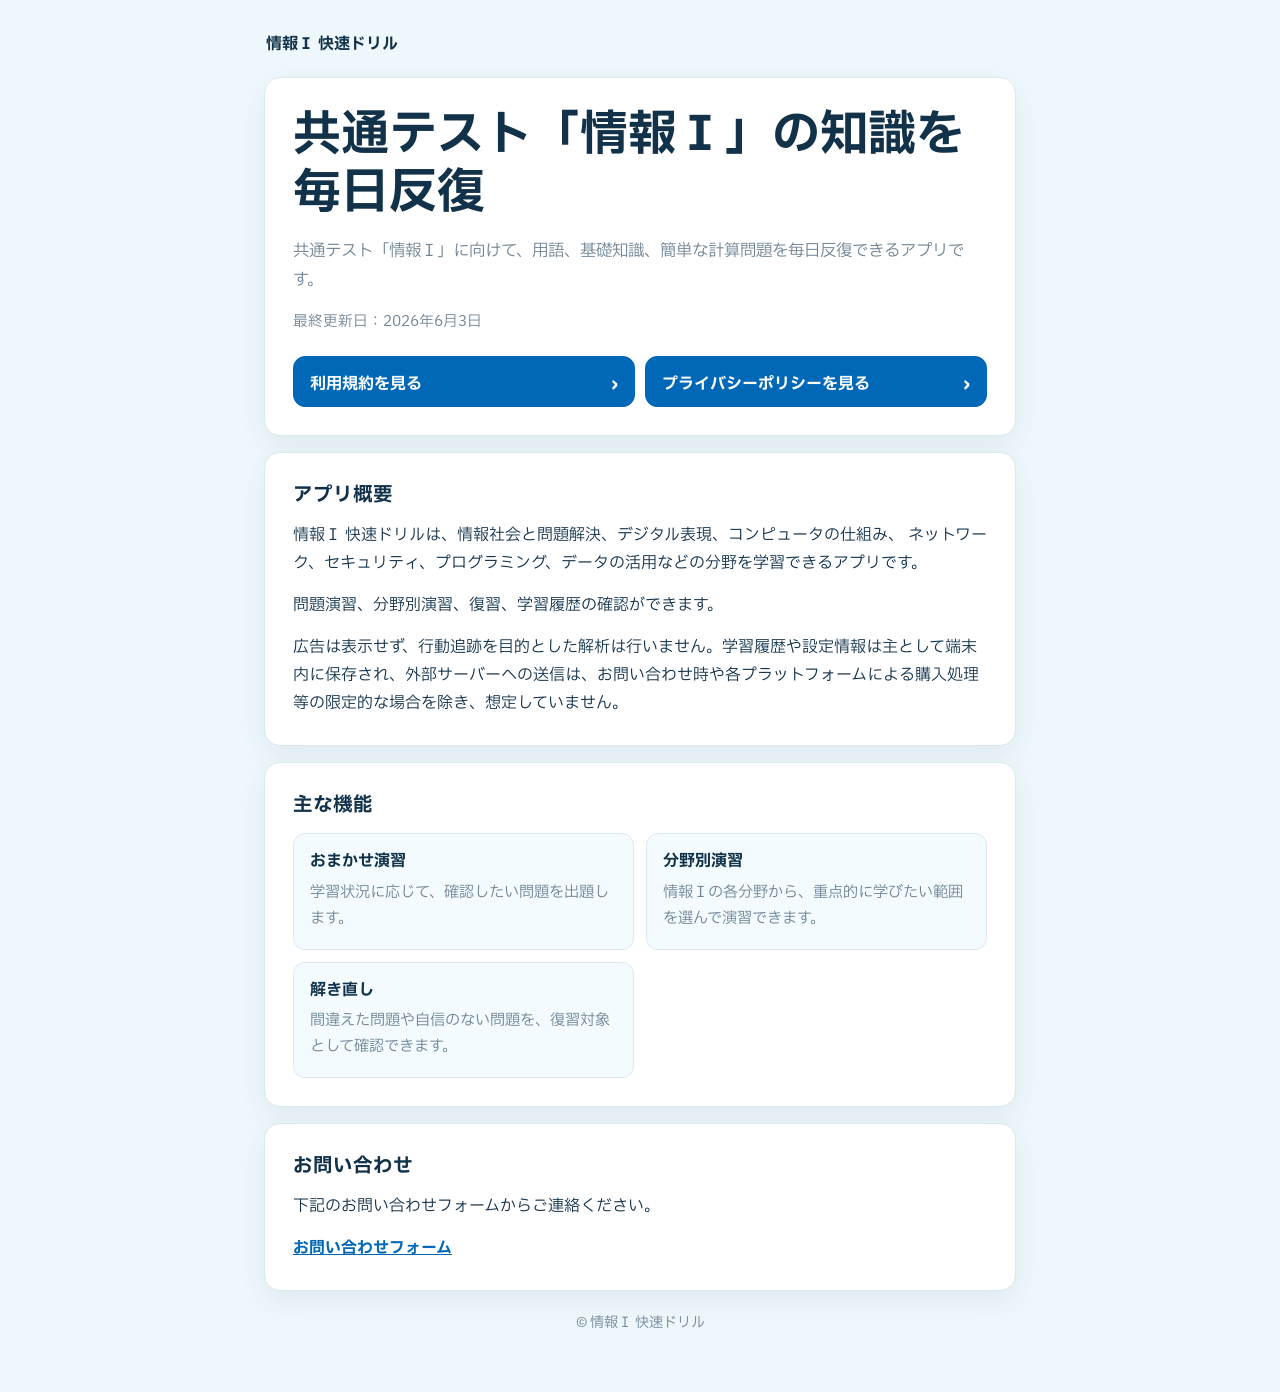
<file: docs/index.html>
<!doctype html>
<html lang="ja">
  <head>
    <meta charset="utf-8">
    <meta name="viewport" content="width=device-width, initial-scale=1">
    <title>情報Ⅰ 快速ドリル 公式ページ</title>
    <meta
      name="description"
      content="情報Ⅰ 快速ドリルの公式ページです。利用規約、プライバシーポリシー、お問い合わせフォームを掲載しています。"
    >
    <link rel="stylesheet" href="style.css">
  </head>
  <body>
    <div class="page">
      <header class="site-header">
        <a class="brand" href="index.html" aria-label="情報Ⅰ 快速ドリル トップページ">
          <span>情報Ⅰ 快速ドリル</span>
        </a>
      </header>

      <main>
        <section class="card hero">
          <h1 class="site-title">共通テスト「情報Ⅰ」の知識を毎日反復</h1>
          <p class="lead">
            共通テスト「情報Ⅰ」に向けて、用語、基礎知識、簡単な計算問題を毎日反復できるアプリです。
          </p>
          <p class="updated">最終更新日：2026年6月3日</p>
          <div class="actions" aria-label="主要リンク">
            <a class="button primary" href="terms.html">利用規約を見る</a>
            <a class="button primary" href="privacy.html">プライバシーポリシーを見る</a>
          </div>
        </section>

        <section class="card">
          <h2>アプリ概要</h2>
          <p>
            情報Ⅰ 快速ドリルは、情報社会と問題解決、デジタル表現、コンピュータの仕組み、
            ネットワーク、セキュリティ、プログラミング、データの活用などの分野を学習できるアプリです。
          </p>
          <p>
            問題演習、分野別演習、復習、学習履歴の確認ができます。
          </p>
          <p>
            広告は表示せず、行動追跡を目的とした解析は行いません。学習履歴や設定情報は主として端末内に保存され、外部サーバーへの送信は、お問い合わせ時や各プラットフォームによる購入処理等の限定的な場合を除き、想定していません。
          </p>
        </section>

        <section class="card">
          <h2>主な機能</h2>
          <div class="feature-grid">
            <div class="feature">
              <h3>おまかせ演習</h3>
              <p>学習状況に応じて、確認したい問題を出題します。</p>
            </div>
            <div class="feature">
              <h3>分野別演習</h3>
              <p>情報Ⅰの各分野から、重点的に学びたい範囲を選んで演習できます。</p>
            </div>
            <div class="feature">
              <h3>解き直し</h3>
              <p>間違えた問題や自信のない問題を、復習対象として確認できます。</p>
            </div>
          </div>
        </section>

        <section class="card">
          <h2>お問い合わせ</h2>
          <p>
            下記のお問い合わせフォームからご連絡ください。
          </p>
          <p>
            <a
              class="contact-address"
              href="https://docs.google.com/forms/d/e/1FAIpQLSdlcGhn2As6v8Fosdggeu8mDwcjxlFUGOjoGZLN4vrMBEiKrQ/viewform?pli=1"
              target="_blank"
              rel="noopener noreferrer"
            >
              お問い合わせフォーム
            </a>
          </p>
        </section>
      </main>

      <footer class="site-footer">
        <p>&copy; 情報Ⅰ 快速ドリル</p>
      </footer>
    </div>
  </body>
</html>
</file>
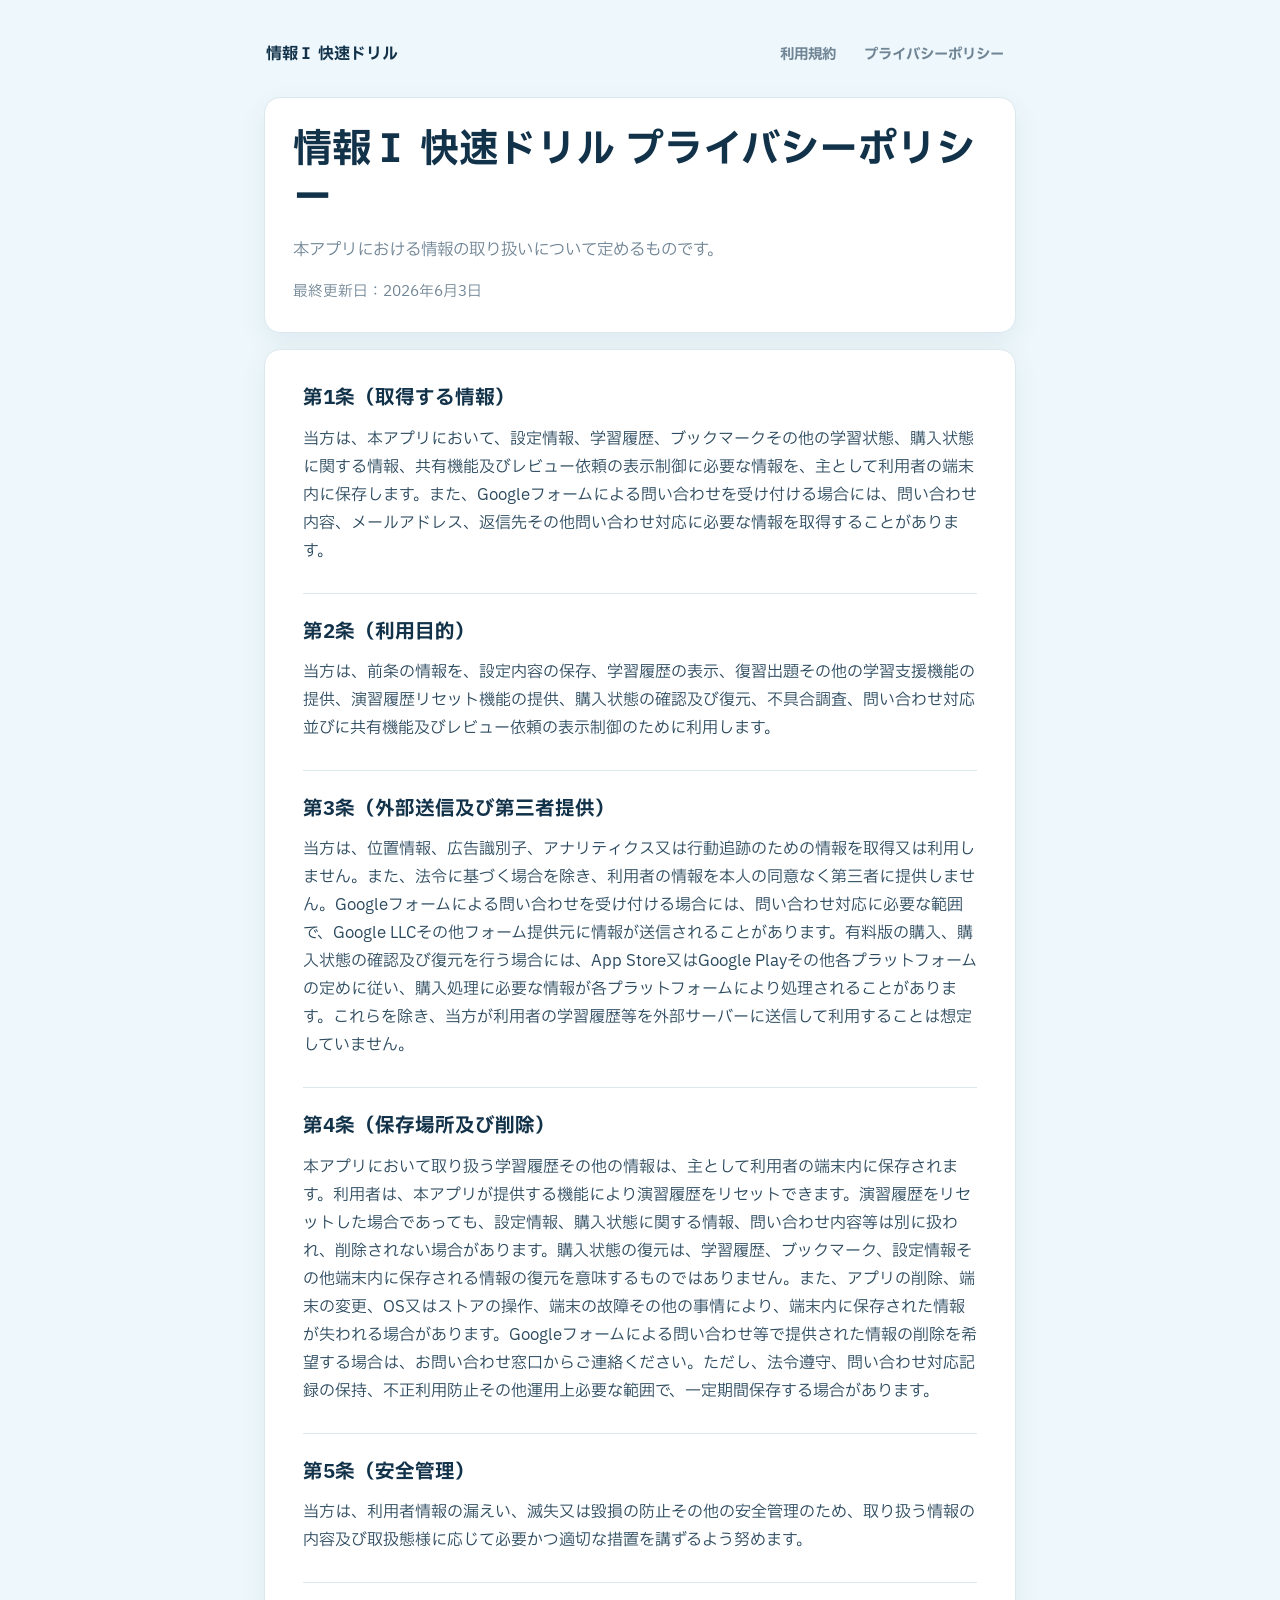
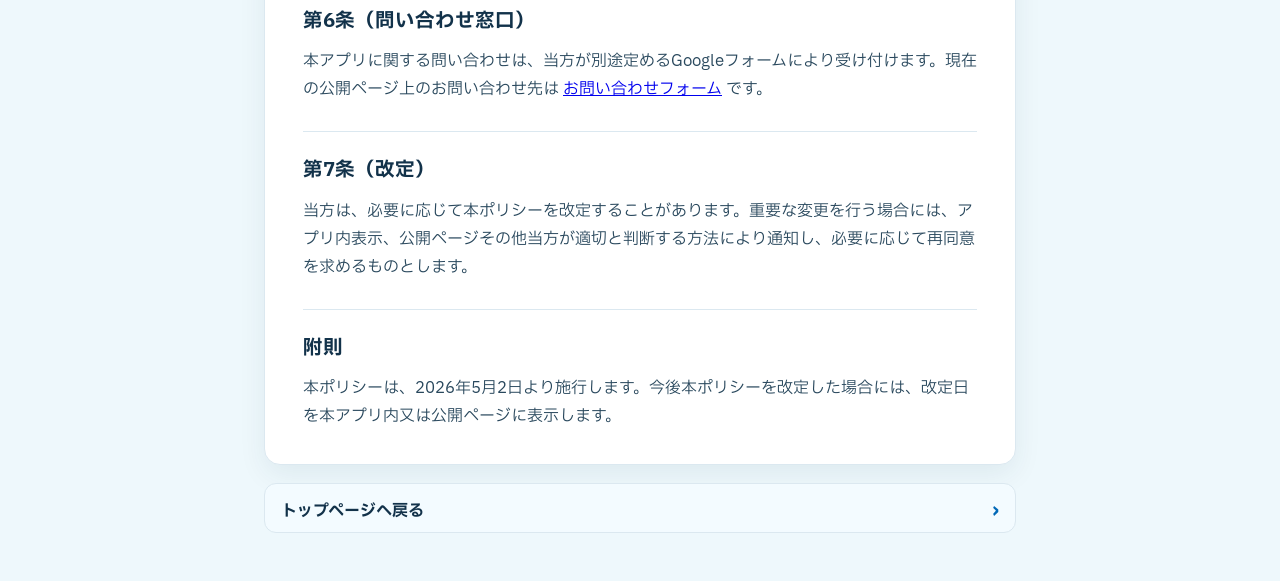
<file: docs/privacy.html>
<!doctype html>
<html lang="ja">
  <head>
    <meta charset="utf-8">
    <meta name="viewport" content="width=device-width, initial-scale=1">
    <title>情報Ⅰ 快速ドリル プライバシーポリシー</title>
    <meta name="description" content="情報Ⅰ 快速ドリルのプライバシーポリシーです。">
    <link rel="stylesheet" href="style.css">
  </head>
  <body>
    <div class="page document">
      <header class="site-header">
        <a class="brand" href="index.html" aria-label="情報Ⅰ 快速ドリル トップページ">
          <span>情報Ⅰ 快速ドリル</span>
        </a>
        <nav class="header-nav" aria-label="公式情報">
          <a href="terms.html">利用規約</a>
          <a href="privacy.html">プライバシーポリシー</a>
        </nav>
      </header>

      <main>
        <section class="card hero">
          <h1 class="site-title document-title">情報Ⅰ 快速ドリル プライバシーポリシー</h1>
          <p class="lead">本アプリにおける情報の取り扱いについて定めるものです。</p>
          <p class="updated">最終更新日：2026年6月3日</p>
        </section>

        <article class="card">
          <h2>第1条（取得する情報）</h2>
          <p>当方は、本アプリにおいて、設定情報、学習履歴、ブックマークその他の学習状態、購入状態に関する情報、共有機能及びレビュー依頼の表示制御に必要な情報を、主として利用者の端末内に保存します。また、Googleフォームによる問い合わせを受け付ける場合には、問い合わせ内容、メールアドレス、返信先その他問い合わせ対応に必要な情報を取得することがあります。</p>

          <h2>第2条（利用目的）</h2>
          <p>当方は、前条の情報を、設定内容の保存、学習履歴の表示、復習出題その他の学習支援機能の提供、演習履歴リセット機能の提供、購入状態の確認及び復元、不具合調査、問い合わせ対応並びに共有機能及びレビュー依頼の表示制御のために利用します。</p>

          <h2>第3条（外部送信及び第三者提供）</h2>
          <p>当方は、位置情報、広告識別子、アナリティクス又は行動追跡のための情報を取得又は利用しません。また、法令に基づく場合を除き、利用者の情報を本人の同意なく第三者に提供しません。Googleフォームによる問い合わせを受け付ける場合には、問い合わせ対応に必要な範囲で、Google LLCその他フォーム提供元に情報が送信されることがあります。有料版の購入、購入状態の確認及び復元を行う場合には、App Store又はGoogle Playその他各プラットフォームの定めに従い、購入処理に必要な情報が各プラットフォームにより処理されることがあります。これらを除き、当方が利用者の学習履歴等を外部サーバーに送信して利用することは想定していません。</p>

          <h2>第4条（保存場所及び削除）</h2>
          <p>本アプリにおいて取り扱う学習履歴その他の情報は、主として利用者の端末内に保存されます。利用者は、本アプリが提供する機能により演習履歴をリセットできます。演習履歴をリセットした場合であっても、設定情報、購入状態に関する情報、問い合わせ内容等は別に扱われ、削除されない場合があります。購入状態の復元は、学習履歴、ブックマーク、設定情報その他端末内に保存される情報の復元を意味するものではありません。また、アプリの削除、端末の変更、OS又はストアの操作、端末の故障その他の事情により、端末内に保存された情報が失われる場合があります。Googleフォームによる問い合わせ等で提供された情報の削除を希望する場合は、お問い合わせ窓口からご連絡ください。ただし、法令遵守、問い合わせ対応記録の保持、不正利用防止その他運用上必要な範囲で、一定期間保存する場合があります。</p>

          <h2>第5条（安全管理）</h2>
          <p>当方は、利用者情報の漏えい、滅失又は毀損の防止その他の安全管理のため、取り扱う情報の内容及び取扱態様に応じて必要かつ適切な措置を講ずるよう努めます。</p>

          <h2>第6条（問い合わせ窓口）</h2>
          <p>本アプリに関する問い合わせは、当方が別途定めるGoogleフォームにより受け付けます。現在の公開ページ上のお問い合わせ先は <a href="https://docs.google.com/forms/d/e/1FAIpQLSdlcGhn2As6v8Fosdggeu8mDwcjxlFUGOjoGZLN4vrMBEiKrQ/viewform?pli=1" target="_blank" rel="noopener noreferrer">お問い合わせフォーム</a> です。</p>

          <h2>第7条（改定）</h2>
          <p>当方は、必要に応じて本ポリシーを改定することがあります。重要な変更を行う場合には、アプリ内表示、公開ページその他当方が適切と判断する方法により通知し、必要に応じて再同意を求めるものとします。</p>

          <h2>附則</h2>
          <p>本ポリシーは、2026年5月2日より施行します。今後本ポリシーを改定した場合には、改定日を本アプリ内又は公開ページに表示します。</p>
        </article>

        <div class="back-link">
          <a class="button" href="index.html">トップページへ戻る</a>
        </div>
      </main>
    </div>
  </body>
</html>
</file>
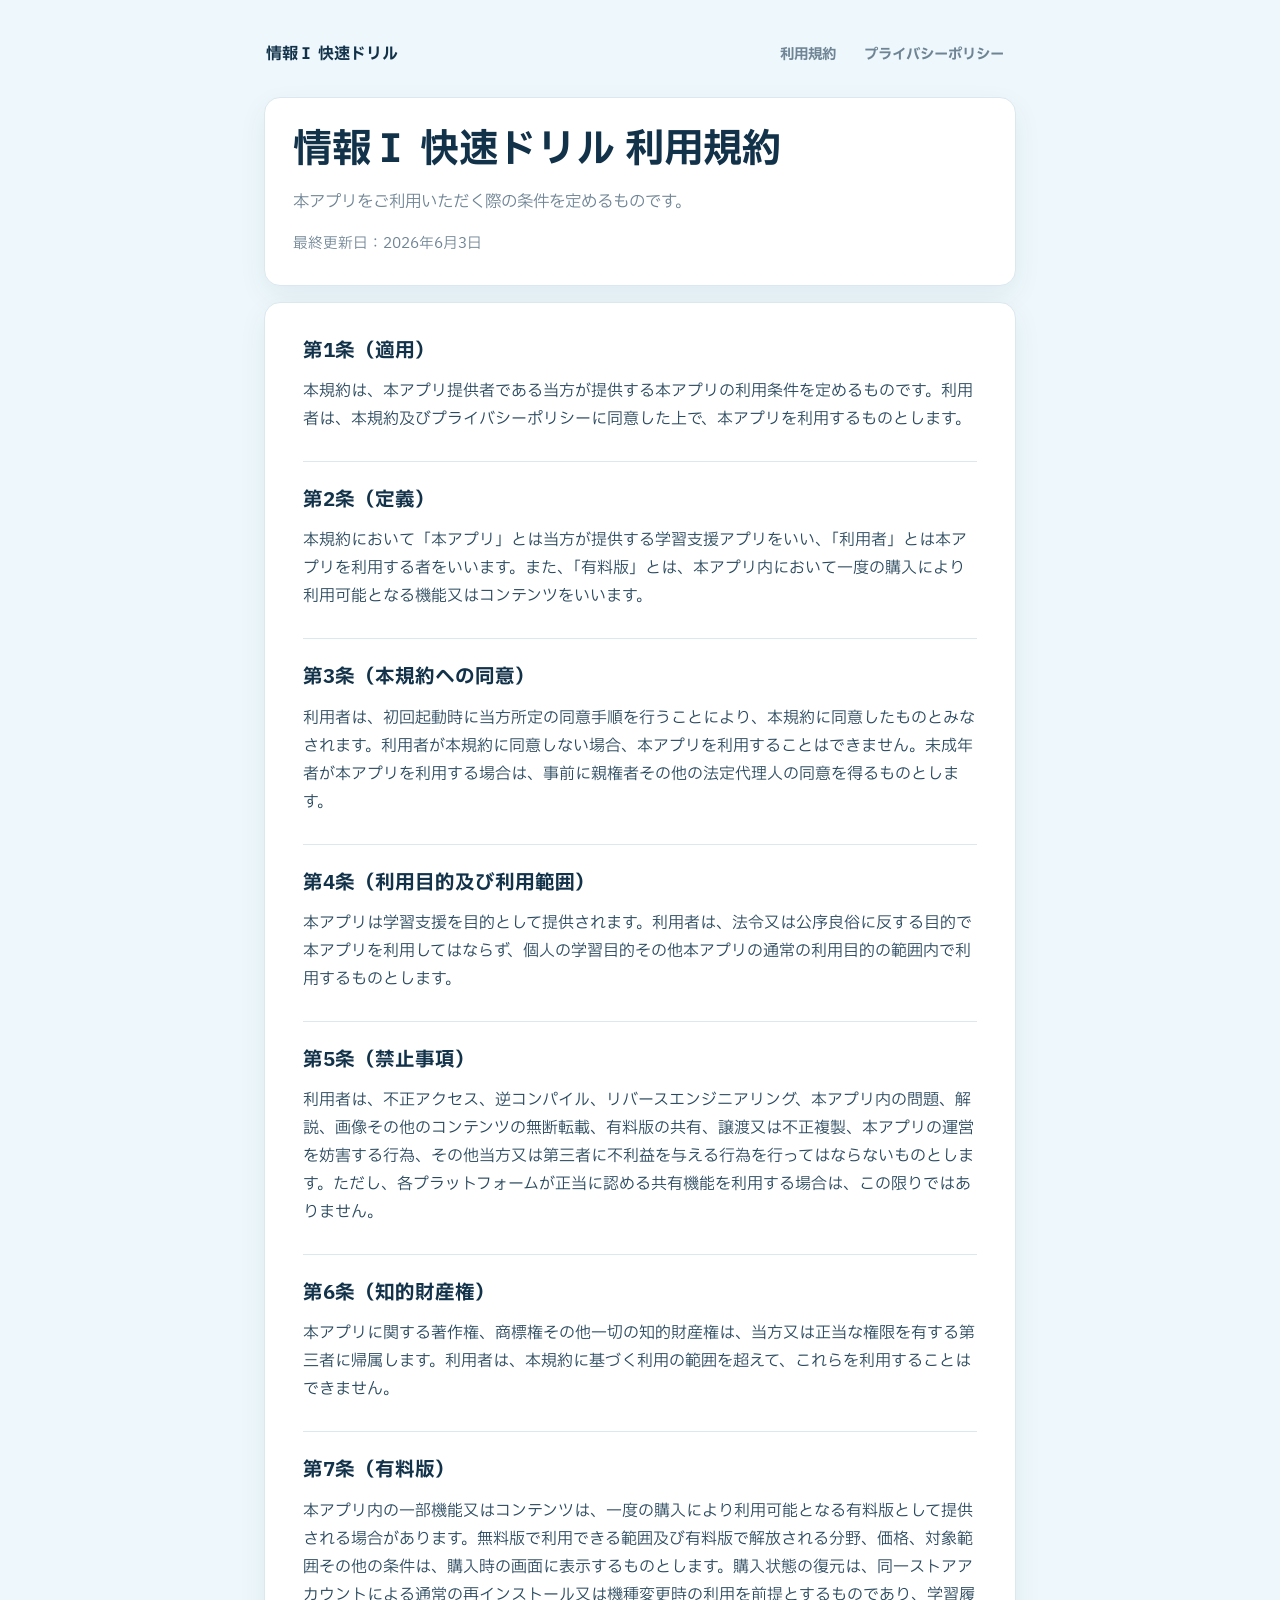
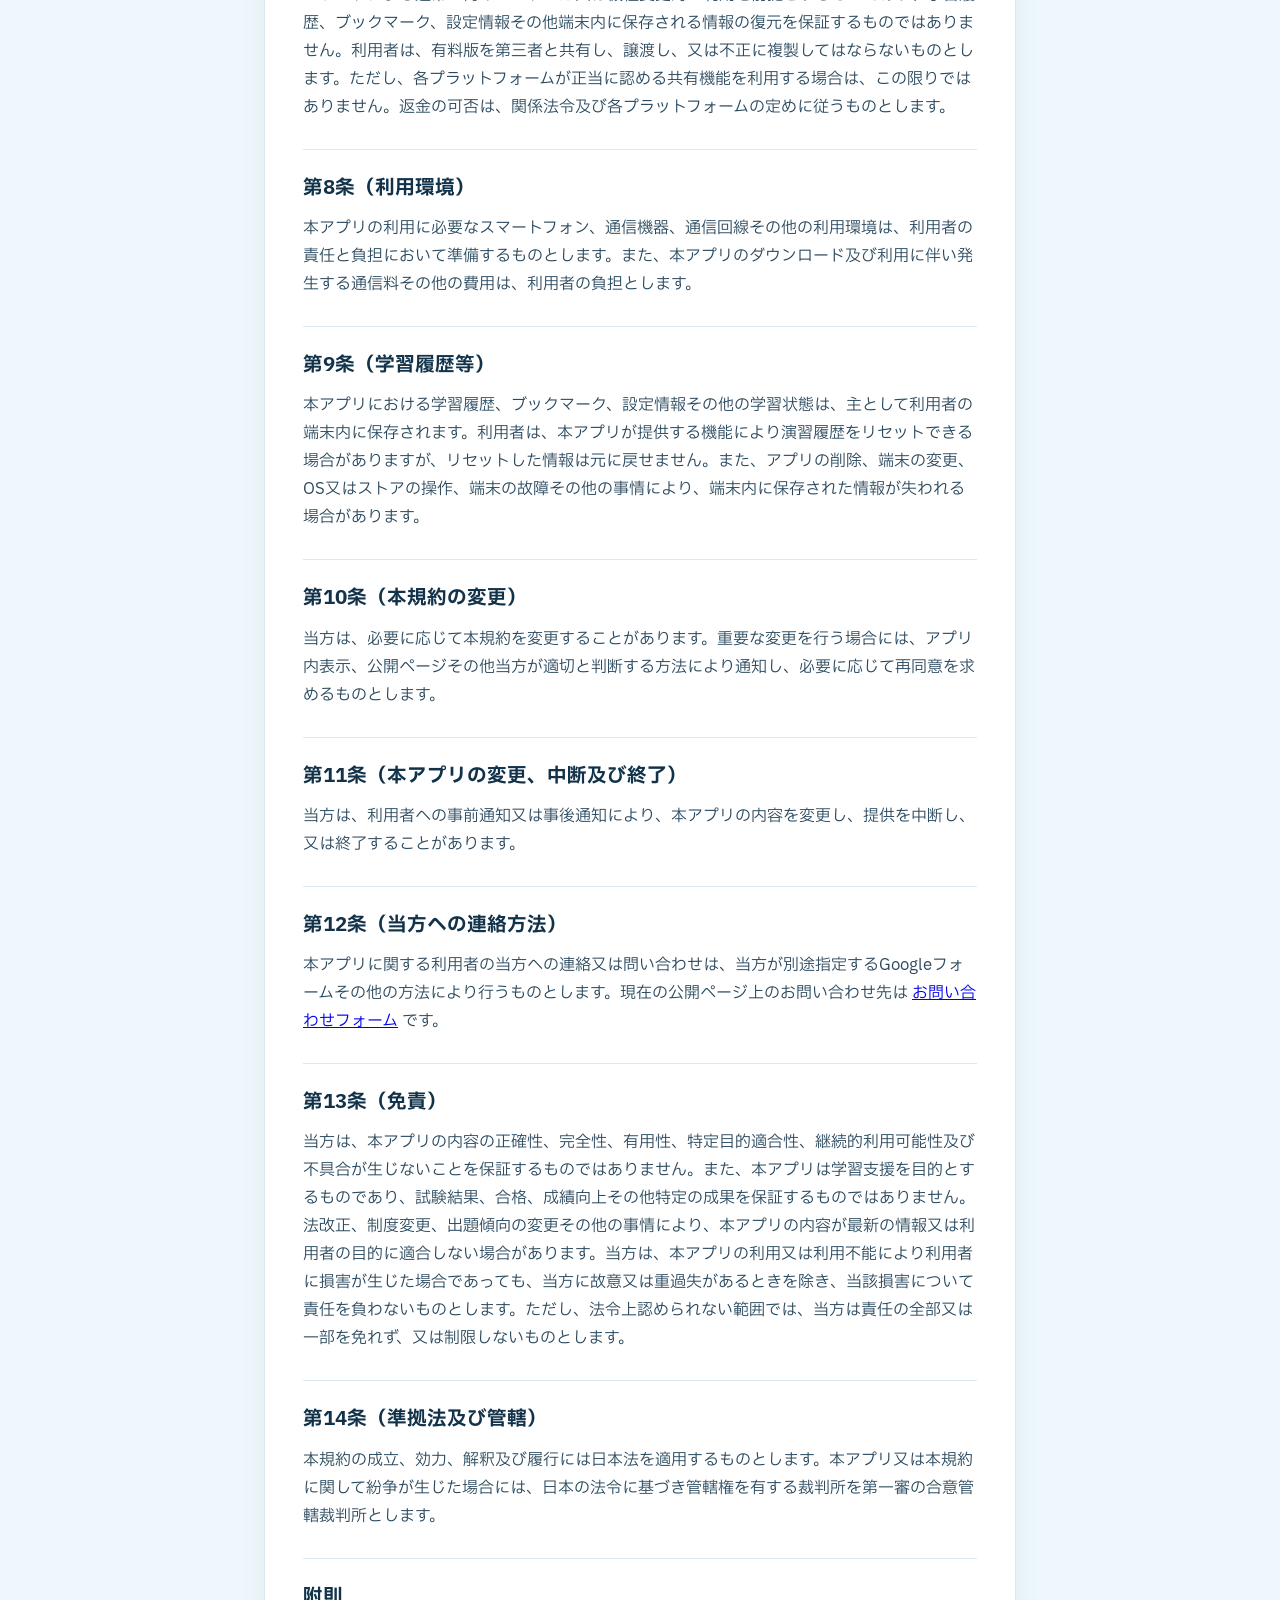
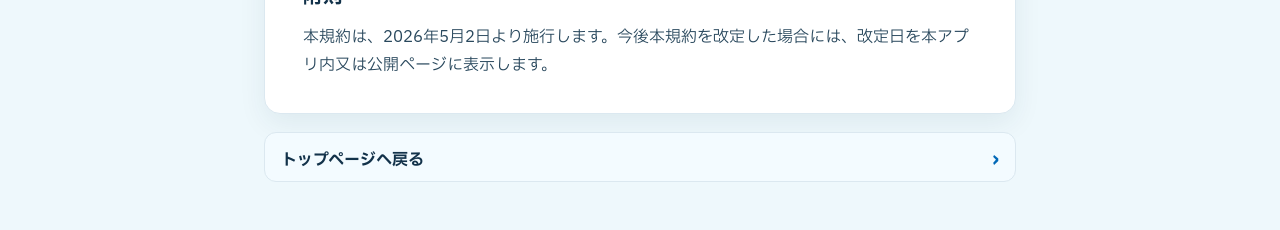
<file: docs/terms.html>
<!doctype html>
<html lang="ja">
  <head>
    <meta charset="utf-8">
    <meta name="viewport" content="width=device-width, initial-scale=1">
    <title>情報Ⅰ 快速ドリル 利用規約</title>
    <meta name="description" content="情報Ⅰ 快速ドリルの利用規約です。">
    <link rel="stylesheet" href="style.css">
  </head>
  <body>
    <div class="page document">
      <header class="site-header">
        <a class="brand" href="index.html" aria-label="情報Ⅰ 快速ドリル トップページ">
          <span>情報Ⅰ 快速ドリル</span>
        </a>
        <nav class="header-nav" aria-label="公式情報">
          <a href="terms.html">利用規約</a>
          <a href="privacy.html">プライバシーポリシー</a>
        </nav>
      </header>

      <main>
        <section class="card hero">
          <h1 class="site-title document-title">情報Ⅰ 快速ドリル 利用規約</h1>
          <p class="lead">本アプリをご利用いただく際の条件を定めるものです。</p>
          <p class="updated">最終更新日：2026年6月3日</p>
        </section>

        <article class="card">
          <h2>第1条（適用）</h2>
          <p>本規約は、本アプリ提供者である当方が提供する本アプリの利用条件を定めるものです。利用者は、本規約及びプライバシーポリシーに同意した上で、本アプリを利用するものとします。</p>

          <h2>第2条（定義）</h2>
          <p>本規約において「本アプリ」とは当方が提供する学習支援アプリをいい、「利用者」とは本アプリを利用する者をいいます。また、「有料版」とは、本アプリ内において一度の購入により利用可能となる機能又はコンテンツをいいます。</p>

          <h2>第3条（本規約への同意）</h2>
          <p>利用者は、初回起動時に当方所定の同意手順を行うことにより、本規約に同意したものとみなされます。利用者が本規約に同意しない場合、本アプリを利用することはできません。未成年者が本アプリを利用する場合は、事前に親権者その他の法定代理人の同意を得るものとします。</p>

          <h2>第4条（利用目的及び利用範囲）</h2>
          <p>本アプリは学習支援を目的として提供されます。利用者は、法令又は公序良俗に反する目的で本アプリを利用してはならず、個人の学習目的その他本アプリの通常の利用目的の範囲内で利用するものとします。</p>

          <h2>第5条（禁止事項）</h2>
          <p>利用者は、不正アクセス、逆コンパイル、リバースエンジニアリング、本アプリ内の問題、解説、画像その他のコンテンツの無断転載、有料版の共有、譲渡又は不正複製、本アプリの運営を妨害する行為、その他当方又は第三者に不利益を与える行為を行ってはならないものとします。ただし、各プラットフォームが正当に認める共有機能を利用する場合は、この限りではありません。</p>

          <h2>第6条（知的財産権）</h2>
          <p>本アプリに関する著作権、商標権その他一切の知的財産権は、当方又は正当な権限を有する第三者に帰属します。利用者は、本規約に基づく利用の範囲を超えて、これらを利用することはできません。</p>

          <h2>第7条（有料版）</h2>
          <p>本アプリ内の一部機能又はコンテンツは、一度の購入により利用可能となる有料版として提供される場合があります。無料版で利用できる範囲及び有料版で解放される分野、価格、対象範囲その他の条件は、購入時の画面に表示するものとします。購入状態の復元は、同一ストアアカウントによる通常の再インストール又は機種変更時の利用を前提とするものであり、学習履歴、ブックマーク、設定情報その他端末内に保存される情報の復元を保証するものではありません。利用者は、有料版を第三者と共有し、譲渡し、又は不正に複製してはならないものとします。ただし、各プラットフォームが正当に認める共有機能を利用する場合は、この限りではありません。返金の可否は、関係法令及び各プラットフォームの定めに従うものとします。</p>

          <h2>第8条（利用環境）</h2>
          <p>本アプリの利用に必要なスマートフォン、通信機器、通信回線その他の利用環境は、利用者の責任と負担において準備するものとします。また、本アプリのダウンロード及び利用に伴い発生する通信料その他の費用は、利用者の負担とします。</p>

          <h2>第9条（学習履歴等）</h2>
          <p>本アプリにおける学習履歴、ブックマーク、設定情報その他の学習状態は、主として利用者の端末内に保存されます。利用者は、本アプリが提供する機能により演習履歴をリセットできる場合がありますが、リセットした情報は元に戻せません。また、アプリの削除、端末の変更、OS又はストアの操作、端末の故障その他の事情により、端末内に保存された情報が失われる場合があります。</p>

          <h2>第10条（本規約の変更）</h2>
          <p>当方は、必要に応じて本規約を変更することがあります。重要な変更を行う場合には、アプリ内表示、公開ページその他当方が適切と判断する方法により通知し、必要に応じて再同意を求めるものとします。</p>

          <h2>第11条（本アプリの変更、中断及び終了）</h2>
          <p>当方は、利用者への事前通知又は事後通知により、本アプリの内容を変更し、提供を中断し、又は終了することがあります。</p>

          <h2>第12条（当方への連絡方法）</h2>
          <p>本アプリに関する利用者の当方への連絡又は問い合わせは、当方が別途指定するGoogleフォームその他の方法により行うものとします。現在の公開ページ上のお問い合わせ先は <a href="https://docs.google.com/forms/d/e/1FAIpQLSdlcGhn2As6v8Fosdggeu8mDwcjxlFUGOjoGZLN4vrMBEiKrQ/viewform?pli=1" target="_blank" rel="noopener noreferrer">お問い合わせフォーム</a> です。</p>

          <h2>第13条（免責）</h2>
          <p>当方は、本アプリの内容の正確性、完全性、有用性、特定目的適合性、継続的利用可能性及び不具合が生じないことを保証するものではありません。また、本アプリは学習支援を目的とするものであり、試験結果、合格、成績向上その他特定の成果を保証するものではありません。法改正、制度変更、出題傾向の変更その他の事情により、本アプリの内容が最新の情報又は利用者の目的に適合しない場合があります。当方は、本アプリの利用又は利用不能により利用者に損害が生じた場合であっても、当方に故意又は重過失があるときを除き、当該損害について責任を負わないものとします。ただし、法令上認められない範囲では、当方は責任の全部又は一部を免れず、又は制限しないものとします。</p>

          <h2>第14条（準拠法及び管轄）</h2>
          <p>本規約の成立、効力、解釈及び履行には日本法を適用するものとします。本アプリ又は本規約に関して紛争が生じた場合には、日本の法令に基づき管轄権を有する裁判所を第一審の合意管轄裁判所とします。</p>

          <h2>附則</h2>
          <p>本規約は、2026年5月2日より施行します。今後本規約を改定した場合には、改定日を本アプリ内又は公開ページに表示します。</p>
        </article>

        <div class="back-link">
          <a class="button" href="index.html">トップページへ戻る</a>
        </div>
      </main>
    </div>
  </body>
</html>
</file>
<file: docs/style.css>
@import url("https://fonts.googleapis.com/css2?family=IBM+Plex+Sans+JP:wght@400;700;800&display=swap");

:root {
  color-scheme: light;
  --page-bg: #eef8fc;
  --card-bg: #ffffff;
  --text: #12324a;
  --muted: #6f8494;
  --accent: #0068b7;
  --accent-dark: #005395;
  --border: #dbe8f0;
  --soft: #f3fbff;
  --shadow: 0 10px 28px rgba(18, 50, 74, 0.07);
}

* {
  box-sizing: border-box;
}

html {
  min-height: 100%;
  background: var(--page-bg);
  font-family: "IBM Plex Sans JP", system-ui, -apple-system,
    BlinkMacSystemFont, "Segoe UI", "Hiragino Sans",
    "Hiragino Kaku Gothic ProN", "Yu Gothic", Meiryo, sans-serif;
  font-size: 16px;
  line-height: 1.75;
  -webkit-text-size-adjust: 100%;
}

body {
  min-height: 100%;
  margin: 0;
  background: var(--page-bg);
  color: var(--text);
}

.page {
  width: min(100%, 800px);
  margin: 0 auto;
  padding: 20px 16px 36px;
}

.site-header {
  display: flex;
  align-items: center;
  justify-content: space-between;
  gap: 16px;
  margin-bottom: 16px;
  padding: 6px 2px;
}

.brand {
  display: inline-flex;
  align-items: center;
  gap: 10px;
  color: var(--text);
  font-weight: 800;
  line-height: 1.3;
  text-decoration: none;
}

.header-nav {
  display: flex;
  flex-wrap: wrap;
  justify-content: flex-end;
  gap: 8px;
}

.header-nav a {
  padding: 8px 10px;
  border-radius: 999px;
  color: var(--muted);
  font-size: 0.9rem;
  font-weight: 700;
  text-decoration: none;
}

.header-nav a:hover {
  background: rgba(255, 255, 255, 0.7);
  color: var(--accent);
}

.card {
  margin-bottom: 16px;
  padding: 22px;
  border: 1px solid var(--border);
  border-radius: 16px;
  background: var(--card-bg);
  box-shadow: var(--shadow);
}

.hero {
  padding: 28px 22px;
}

.eyebrow {
  margin: 0 0 10px;
  color: var(--accent);
  font-size: 0.84rem;
  font-weight: 800;
  letter-spacing: 0.04em;
}

.site-title {
  margin: 0;
  color: var(--text);
  font-size: clamp(2rem, 9vw, 3rem);
  line-height: 1.22;
  letter-spacing: 0;
}

.document-title {
  font-size: clamp(1.8rem, 7vw, 2.45rem);
}

.lead {
  margin: 14px 0 0;
  color: var(--muted);
  font-size: 1.03rem;
}

.updated {
  margin: 14px 0 0;
  color: var(--muted);
  font-size: 0.92rem;
}

.actions {
  display: grid;
  gap: 10px;
  margin-top: 22px;
}

.button,
.link-card {
  display: flex;
  align-items: center;
  justify-content: space-between;
  gap: 14px;
  min-height: 50px;
  border: 1px solid var(--border);
  border-radius: 12px;
  background: var(--soft);
  color: var(--text);
  font-weight: 800;
  line-height: 1.4;
  text-decoration: none;
}

.button {
  padding: 16px 16px 10px;
}

.link-card {
  padding: 13px 16px;
}

.button::after,
.link-card::after {
  content: "›";
  color: var(--accent);
  font-size: 1.35rem;
  line-height: 1;
}

.button.primary {
  border-color: var(--accent);
  background: var(--accent);
  color: #ffffff;
}

.button.primary::after {
  color: #ffffff;
}

.button:hover,
.link-card:hover {
  border-color: #b9d5e8;
  background: #e9f7ff;
  color: var(--accent-dark);
}

.button.primary:hover {
  border-color: var(--accent-dark);
  background: var(--accent-dark);
  color: #ffffff;
}

section.card h2,
article.card h2 {
  margin: 0 0 12px;
  color: var(--text);
  font-size: 1.22rem;
  line-height: 1.45;
}

p {
  margin: 0 0 14px;
}

p:last-child {
  margin-bottom: 0;
}

.feature-grid {
  display: grid;
  gap: 12px;
  margin-top: 14px;
}

.feature {
  padding: 16px;
  border: 1px solid var(--border);
  border-radius: 12px;
  background: var(--soft);
}

.feature h3 {
  margin: 0 0 6px;
  font-size: 1rem;
  line-height: 1.45;
}

.feature p {
  color: var(--muted);
  font-size: 0.95rem;
}

.link-list {
  display: grid;
  gap: 10px;
  margin: 14px 0 0;
}

.contact-address {
  display: inline-flex;
  max-width: 100%;
  overflow-wrap: anywhere;
  color: var(--accent);
  font-weight: 800;
}

.document article.card {
  padding: 24px 20px;
}

.document article h2 {
  margin-top: 28px;
  padding-top: 24px;
  border-top: 1px solid var(--border);
}

.document article h2:first-child {
  margin-top: 0;
  padding-top: 0;
  border-top: 0;
}

.document article p {
  color: #29485d;
}

.back-link {
  margin-top: 18px;
}

.site-footer {
  margin-top: 20px;
  padding: 0 4px;
  color: var(--muted);
  font-size: 0.88rem;
  text-align: center;
}

.site-footer p {
  margin: 8px 0;
}

@media (min-width: 680px) {
  .page {
    padding: 28px 24px 48px;
  }

  .hero {
    padding: 40px;
  }

  .card {
    padding: 28px;
  }

  .actions {
    grid-template-columns: repeat(2, minmax(0, 1fr));
  }

  .feature-grid {
    grid-template-columns: repeat(2, minmax(0, 1fr));
  }

  .document article.card {
    padding: 34px 38px;
  }
}

@media (max-width: 520px) {
  .site-header {
    align-items: flex-start;
    flex-direction: column;
  }

  .header-nav {
    justify-content: flex-start;
  }
}
</file>
